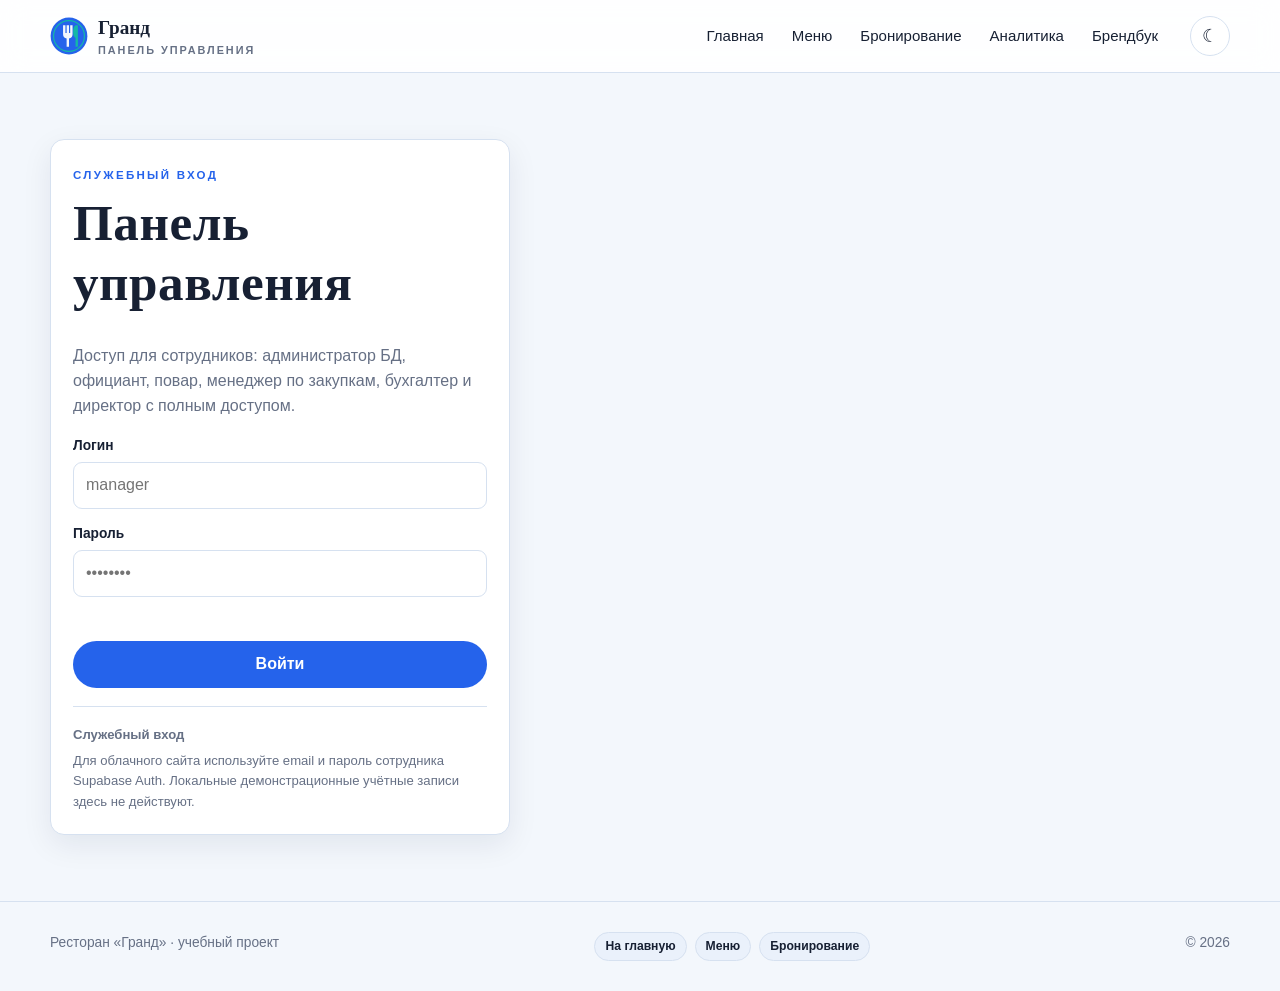
<file: admin.html>
<!DOCTYPE html>
<html lang="ru">
<head>
  <meta charset="utf-8">
  <meta name="viewport" content="width=device-width, initial-scale=1">
  <meta name="description" content="Панель управления рестораном «Гранд».">
  <title>Панель управления — Гранд</title>
  <link rel="icon" href="img/logo.svg?v=20261124-blue" type="image/svg+xml">
  <link rel="stylesheet" href="css/site.css?v=20261124-blue">
</head>
<body>
<a class="skip-link" href="#main">К содержимому</a>

<header class="site-header">
  <div class="container header-inner">
    <a class="brand" href="index.html">
      <img src="img/logo.svg?v=20261124-blue" alt="">
      <span>Гранд<small>панель управления</small></span>
    </a>
    <nav class="site-nav" aria-label="Основная навигация">
      <a href="admin.html" aria-current="page">Панель</a>
      <a href="operations.html">Операции</a>
      <a href="reports.html">Отчёты</a>
      <a href="menu.html">Меню сайта</a>
      <a href="menu.html#reserve">Бронирование</a>
      <a href="brandbook.html">Брендбук</a>
    </nav>
    <div class="header-actions">
      <span class="badge" id="userBadge">—</span>
      <button class="icon-btn" id="themeToggle" type="button" aria-label="Переключить тему">☾</button>
      <button class="btn small secondary" id="logoutBtn" type="button">Выйти</button>
    </div>
  </div>
</header>

<main id="main" class="section compact">
  <div class="container">
    <div class="spread">
      <div>
        <span class="eyebrow">Рабочее место</span>
        <h1>Панель управления</h1>
        <p class="muted mb-0" id="welcomeText">Загрузка данных…</p>
      </div>
      <div class="row">
        <button class="btn secondary small" id="refreshBtn" type="button">Обновить <kbd>F5</kbd></button>
        <button class="btn small" id="newOrderBtn" type="button">Новый заказ <kbd>F2</kbd></button>
      </div>
    </div>

    <div class="tabs" role="tablist" aria-label="Разделы панели">
      <button class="tab active" type="button" role="tab" data-tab="orders" aria-selected="true">Заказы</button>
      <button class="tab" type="button" role="tab" data-tab="reservations" aria-selected="false">Бронирования</button>
      <button class="tab" type="button" role="tab" data-tab="tables" aria-selected="false">Столики</button>
      <button class="tab" type="button" role="tab" data-tab="dishes" aria-selected="false">Меню</button>
      <button class="tab" type="button" role="tab" data-tab="customers" aria-selected="false">Клиенты</button>
      <button class="tab" type="button" role="tab" data-tab="employees" aria-selected="false">Сотрудники</button>
      <button class="tab" type="button" role="tab" data-tab="audit" aria-selected="false">Аудит</button>
      <button class="tab" type="button" role="tab" data-tab="settings" aria-selected="false">Настройки</button>
    </div>

    <section class="tab-panel active" id="panel-orders" role="tabpanel">
      <div class="card flat">
        <div class="filters">
          <div class="field">
            <label for="ordersFrom">С даты</label>
            <input id="ordersFrom" type="date">
          </div>
          <div class="field">
            <label for="ordersTo">По дату</label>
            <input id="ordersTo" type="date">
          </div>
          <div class="field">
            <label for="ordersStatus">Статус</label>
            <select id="ordersStatus">
              <option value="">Все</option>
              <option>Оформлен</option>
              <option>Готовится</option>
              <option>Готов</option>
              <option>Оплачен</option>
              <option>Отменён</option>
            </select>
          </div>
          <div class="field">
            <label for="ordersSearch">Поиск</label>
            <input id="ordersSearch" type="search" placeholder="Номер, клиент, столик">
          </div>
          <div class="field">
            <label>&nbsp;</label>
            <button class="btn secondary" id="ordersFilterBtn" type="button">Показать</button>
          </div>
        </div>
        <div class="table-wrap">
          <table>
            <thead><tr><th>№</th><th>Дата</th><th>Тип</th><th>Столик</th><th>Клиент</th><th>Сотрудник</th><th>Сумма</th><th>Статус</th><th>Действия</th></tr></thead>
            <tbody id="ordersBody"><tr><td colspan="9" class="muted">Загрузка…</td></tr></tbody>
          </table>
        </div>
      </div>
    </section>

    <section class="tab-panel" id="panel-reservations" role="tabpanel">
      <div class="card flat">
        <div class="spread">
          <div class="filters">
            <div class="field"><label for="reservationsFrom">С даты</label><input id="reservationsFrom" type="date"></div>
            <div class="field"><label for="reservationsTo">По дату</label><input id="reservationsTo" type="date"></div>
            <div class="field"><label>&nbsp;</label><button class="btn secondary" id="reservationsFilterBtn" type="button">Показать</button></div>
          </div>
          <button class="btn small" id="newReservationBtn" type="button">Новая бронь</button>
        </div>
        <div class="table-wrap">
          <table>
            <thead><tr><th>№</th><th>Дата и время</th><th>Гостей</th><th>Столик</th><th>Клиент</th><th>Телефон</th><th>Менеджер</th><th>Статус</th><th>Действия</th></tr></thead>
            <tbody id="reservationsBody"><tr><td colspan="9" class="muted">Загрузка…</td></tr></tbody>
          </table>
        </div>
      </div>
    </section>

    <section class="tab-panel" id="panel-tables" role="tabpanel">
      <div class="card flat">
        <div class="spread">
          <h2 class="mt-0">Столики</h2>
          <span class="badge" id="tablesSummary">—</span>
        </div>
        <div class="grid auto" id="tablesGrid"></div>
      </div>
    </section>

    <section class="tab-panel" id="panel-dishes" role="tabpanel">
      <div class="card flat">
        <div class="spread">
          <h2 class="mt-0">Меню</h2>
          <div class="row">
            <button class="btn secondary small" id="exportMenuBtn" type="button">Экспорт CSV</button>
            <button class="btn small" id="newDishBtn" type="button">Добавить блюдо</button>
          </div>
        </div>
        <div class="table-wrap">
          <table>
            <thead><tr><th>ID</th><th>Категория</th><th>Блюдо</th><th>Цена</th><th>Вес</th><th>Доступно</th><th>Действия</th></tr></thead>
            <tbody id="dishesBody"><tr><td colspan="7" class="muted">Загрузка…</td></tr></tbody>
          </table>
        </div>
        <details class="notice">
          <summary>Импорт блюд из CSV</summary>
          <form id="importForm" class="row">
            <input type="file" name="file" accept=".csv,text/csv" required>
            <button class="btn small secondary" type="submit">Импортировать</button>
          </form>
          <p class="hint mb-0">Формат: CategoryID;DishName;Price;WeightGr;Description;IsAvailable (разделитель — точка с запятой, заголовок необязателен).</p>
        </details>
      </div>

      <div class="card flat mt">
        <div class="spread">
          <h2 class="mt-0">Стоп-лист</h2>
          <button class="btn small" id="newStopItemBtn" type="button">В стоп-лист</button>
        </div>
        <div class="table-wrap">
          <table>
            <thead><tr><th>ID</th><th>Блюдо</th><th>Причина</th><th>Мин. остаток</th><th>Аварийная</th><th>Создано</th><th>Действия</th></tr></thead>
            <tbody id="stoplistBody"><tr><td colspan="7" class="muted">Загрузка…</td></tr></tbody>
          </table>
        </div>
        <p class="hint mb-0">Позиции стоп-листа нельзя отправить на кухню (кроме аварийных замен с лимитом).</p>
      </div>

      <div class="card flat mt">
        <div class="spread">
          <h2 class="mt-0">Рецепты/техкарты</h2>
          <div class="row">
            <select id="recipeDishFilter" aria-label="Фильтр по блюдам"><option value="">Все блюда</option></select>
            <button class="btn small" id="newRecipeBtn" type="button">Добавить ингредиент</button>
          </div>
        </div>
        <div class="table-wrap">
          <table>
            <thead><tr><th>ID</th><th>Блюдо</th><th>Ингредиент</th><th>Норма</th><th>Ед.</th><th>Время, мин</th><th>Примечание</th></tr></thead>
            <tbody id="recipesBody"><tr><td colspan="7" class="muted">Загрузка…</td></tr></tbody>
          </table>
        </div>
        <p class="hint mb-0">По техкарде система рассчитывает потребность в номенклатуре и резервирует партии при отправке заказа на кухню.</p>
      </div>
    </section>

    <section class="tab-panel" id="panel-customers" role="tabpanel">
      <div class="card flat">
        <div class="spread">
          <h2 class="mt-0">Клиенты</h2>
          <div class="search"><input id="customersSearch" type="search" placeholder="Поиск по имени, телефону, e-mail"></div>
        </div>
        <div class="table-wrap">
          <table>
            <thead><tr><th>ID</th><th>Фамилия</th><th>Имя</th><th>Телефон</th><th>E-mail</th><th>Регистрация</th><th>Бонусы</th><th>Действия</th></tr></thead>
            <tbody id="customersBody"><tr><td colspan="8" class="muted">Загрузка…</td></tr></tbody>
          </table>
        </div>
        <p class="hint mb-0">Менеджер видит маскированные персональные данные. Полные данные доступны директору.</p>
      </div>
    </section>

    <section class="tab-panel" id="panel-employees" role="tabpanel">
      <div class="card flat">
        <div class="spread">
          <h2 class="mt-0">Сотрудники</h2>
          <span class="badge" id="employeesSummary">—</span>
        </div>
        <div class="table-wrap">
          <table>
            <thead><tr><th>ID</th><th>ФИО</th><th>Должность</th><th>Роль</th><th>Телефон</th><th>Дата приёма</th><th>Активен</th></tr></thead>
            <tbody id="employeesBody"><tr><td colspan="7" class="muted">Загрузка…</td></tr></tbody>
          </table>
        </div>
      </div>
    </section>

    <section class="tab-panel" id="panel-audit" role="tabpanel">
      <div class="card flat">
        <div class="spread">
          <h2 class="mt-0">Журнал аудита</h2>
          <div class="filters">
            <div class="field"><label for="auditFrom">С даты</label><input id="auditFrom" type="date"></div>
            <div class="field"><label for="auditTo">По дату</label><input id="auditTo" type="date"></div>
            <div class="field"><label for="auditLogin">Логин</label><input id="auditLogin" type="search" placeholder="manager"></div>
            <div class="field"><label>&nbsp;</label><button class="btn secondary" id="auditFilterBtn" type="button">Показать</button></div>
          </div>
        </div>
        <div class="table-wrap">
          <table>
            <thead><tr><th>Время</th><th>Пользователь</th><th>Действие</th><th>Объект</th><th>Было</th><th>Стало</th><th>Детали</th></tr></thead>
            <tbody id="auditBody"><tr><td colspan="7" class="muted">Загрузка…</td></tr></tbody>
          </table>
        </div>
      </div>
    </section>

    <section class="tab-panel" id="panel-settings" role="tabpanel">
      <div class="card flat">
        <h2 class="mt-0">Персональные настройки</h2>
        <p class="muted">Настройки хранятся на сервере и применяются при следующем входе.</p>
        <form id="settingsForm" class="form-grid">
          <div class="field">
            <label for="settingTheme">Тема</label>
            <select id="settingTheme" name="theme">
              <option value="light">Светлая</option>
              <option value="dark">Тёмная</option>
              <option value="system">Системная</option>
            </select>
          </div>
          <div class="field">
            <label for="settingDateFormat">Формат даты</label>
            <select id="settingDateFormat" name="dateFormat">
              <option value="dd.MM.yyyy">dd.MM.yyyy</option>
              <option value="yyyy-MM-dd">yyyy-MM-dd</option>
              <option value="dd/MM/yyyy">dd/MM/yyyy</option>
            </select>
          </div>
          <div class="field">
            <label for="settingNumberFormat">Формат чисел</label>
            <select id="settingNumberFormat" name="numberFormat">
              <option value="ru-RU">ru-RU</option>
              <option value="en-US">en-US</option>
            </select>
          </div>
          <div class="field">
            <label for="settingPageSize">Строк на странице</label>
            <input id="settingPageSize" name="pageSize" type="number" min="5" max="100" value="20">
          </div>
          <div class="field full">
            <label for="settingFilters">Сохранённые фильтры (JSON)</label>
            <textarea id="settingFilters" name="savedFilters" placeholder='{"ordersStatus":"Оформлен"}'></textarea>
          </div>
          <div class="full row">
            <button class="btn" type="submit">Сохранить настройки</button>
            <span class="hint">Ctrl + S</span>
          </div>
        </form>
      </div>
    </section>
  </div>
</main>

<!-- Новый заказ -->
<div class="modal-backdrop" id="newOrderModal" role="dialog" aria-modal="true" aria-labelledby="newOrderTitle">
  <div class="modal wide">
    <div class="modal-head">
      <h2 id="newOrderTitle">Новый заказ</h2>
      <button class="icon-btn" type="button" data-close="newOrderModal" aria-label="Закрыть">✕</button>
    </div>
    <form id="newOrderForm" class="form-grid">
      <div class="field">
        <label for="newOrderType">Тип заказа</label>
        <select id="newOrderType" name="orderType">
          <option value="В зале">В зале</option>
          <option value="В зале">В зале</option>
        </select>
      </div>
      <div class="field">
        <label for="newOrderTable">Столик</label>
        <select id="newOrderTable" name="tableId"><option value="">Выберите столик</option></select>
      </div>
      <div class="field">
        <label for="newOrderCustomer">Клиент</label>
        <select id="newOrderCustomer" name="customerId"><option value="">Без клиента</option></select>
      </div>
      <div class="field">
        <label for="newOrderNotes">Комментарий</label>
        <input id="newOrderNotes" name="notes" placeholder="Пожелания к заказу">
      </div>
      <div class="field full">
        <label>Блюда</label>
        <div class="search"><input id="newOrderDishSearch" type="search" placeholder="Поиск блюда"></div>
        <div class="grid auto" id="newOrderDishes"></div>
      </div>
      <div class="full">
        <div class="error-text" id="newOrderError"></div>
        <button class="btn block" type="submit">Создать заказ</button>
      </div>
    </form>
  </div>
</div>

<!-- Детали заказа -->
<div class="modal-backdrop" id="orderDetailsModal" role="dialog" aria-modal="true" aria-labelledby="orderDetailsTitle">
  <div class="modal wide">
    <div class="modal-head">
      <h2 id="orderDetailsTitle">Заказ</h2>
      <button class="icon-btn" type="button" data-close="orderDetailsModal" aria-label="Закрыть">✕</button>
    </div>
    <div id="orderDetailsBody"><div class="skeleton"></div></div>
  </div>
</div>

<!-- Новая бронь -->
<div class="modal-backdrop" id="newReservationModal" role="dialog" aria-modal="true" aria-labelledby="newReservationTitle">
  <div class="modal">
    <div class="modal-head">
      <h2 id="newReservationTitle">Новая бронь</h2>
      <button class="icon-btn" type="button" data-close="newReservationModal" aria-label="Закрыть">✕</button>
    </div>
    <form id="newReservationForm" class="form-grid">
      <div class="field"><label for="nrLastName">Фамилия</label><input id="nrLastName" name="lastName" required pattern="[А-Яа-яЁёA-Za-z][А-Яа-яЁёA-Za-z\s\-’']{0,48}[А-Яа-яЁёA-Za-z]" minlength="2" maxlength="50" autocomplete="family-name"></div>
      <div class="field"><label for="nrFirstName">Имя</label><input id="nrFirstName" name="firstName" required pattern="[А-Яа-яЁёA-Za-z][А-Яа-яЁёA-Za-z\s\-’']{0,48}[А-Яа-яЁёA-Za-z]" minlength="2" maxlength="50" autocomplete="given-name"></div>
      <div class="field"><label for="nrPhone">Телефон</label><input id="nrPhone" name="phone" type="tel" required placeholder="+79152254722 или 89152254722" inputmode="tel" autocomplete="tel" pattern="(?:\+7|8) ?(?:\([0-9]{3}\)|[0-9]{3})(?: |-)?[0-9]{3}(?: |-)?[0-9]{2}(?: |-)?[0-9]{2}" minlength="11" maxlength="18"></div>
      <div class="field"><label for="nrGuests">Гостей</label><input id="nrGuests" name="guests" type="number" min="1" max="20" value="2" required></div>
      <div class="field"><label for="nrDate">Дата</label><input id="nrDate" name="date" type="date" required></div>
      <div class="field"><label for="nrTime">Время</label><input id="nrTime" name="time" type="time" value="19:00" required></div>
      <div class="field full"><label for="nrTable">Столик</label><select id="nrTable" name="tableId" required></select></div>
      <div class="field full"><label for="nrNotes">Пожелания</label><textarea id="nrNotes" name="notes"></textarea></div>
      <div class="full">
        <div class="error-text" id="newReservationError"></div>
        <button class="btn block" type="submit">Создать бронь</button>
      </div>
    </form>
  </div>
</div>

<!-- Блюдо -->
<div class="modal-backdrop" id="dishModal" role="dialog" aria-modal="true" aria-labelledby="dishModalTitle">
  <div class="modal">
    <div class="modal-head">
      <h2 id="dishModalTitle">Блюдо</h2>
      <button class="icon-btn" type="button" data-close="dishModal" aria-label="Закрыть">✕</button>
    </div>
    <form id="dishForm" class="form-grid">
      <input type="hidden" name="dishId">
      <div class="field"><label for="dishName">Название</label><input id="dishName" name="dishName" required></div>
      <div class="field"><label for="dishCategory">Категория</label><select id="dishCategory" name="categoryId" required></select></div>
      <div class="field"><label for="dishPrice">Цена, ₽</label><input id="dishPrice" name="price" type="number" min="0.01" step="0.01" required></div>
      <div class="field"><label for="dishWeight">Вес, г</label><input id="dishWeight" name="weightGr" type="number" min="0" step="0.1"></div>
      <div class="field full"><label for="dishDescription">Описание</label><textarea id="dishDescription" name="description"></textarea></div>
      <div class="field full"><label class="row"><input id="dishAvailable" name="isAvailable" type="checkbox" checked> Доступно для заказа</label></div>
      <div class="full">
        <div class="error-text" id="dishError"></div>
        <button class="btn block" type="submit">Сохранить</button>
      </div>
    </form>
  </div>
</div>

<footer class="footer">
  <div class="container footer-grid">
    <div>Ресторан «Гранд» · панель управления</div>
    <div class="pill-list"><a class="badge" href="reports.html">Отчёты</a><a class="badge" href="menu.html">Публичное меню</a><a class="badge" href="menu.html#reserve">Бронирование</a></div>
    <div class="small">© 2026 · Учебный проект</div>
  </div>
</footer>

<script src="js/supabase-api.js?v=20261124-cloud2"></script>
<script src="js/api.js?v=20261124-cloud2"></script>
<script src="js/admin.js?v=20261124-cloud2"></script>
</body>
</html>
</file>
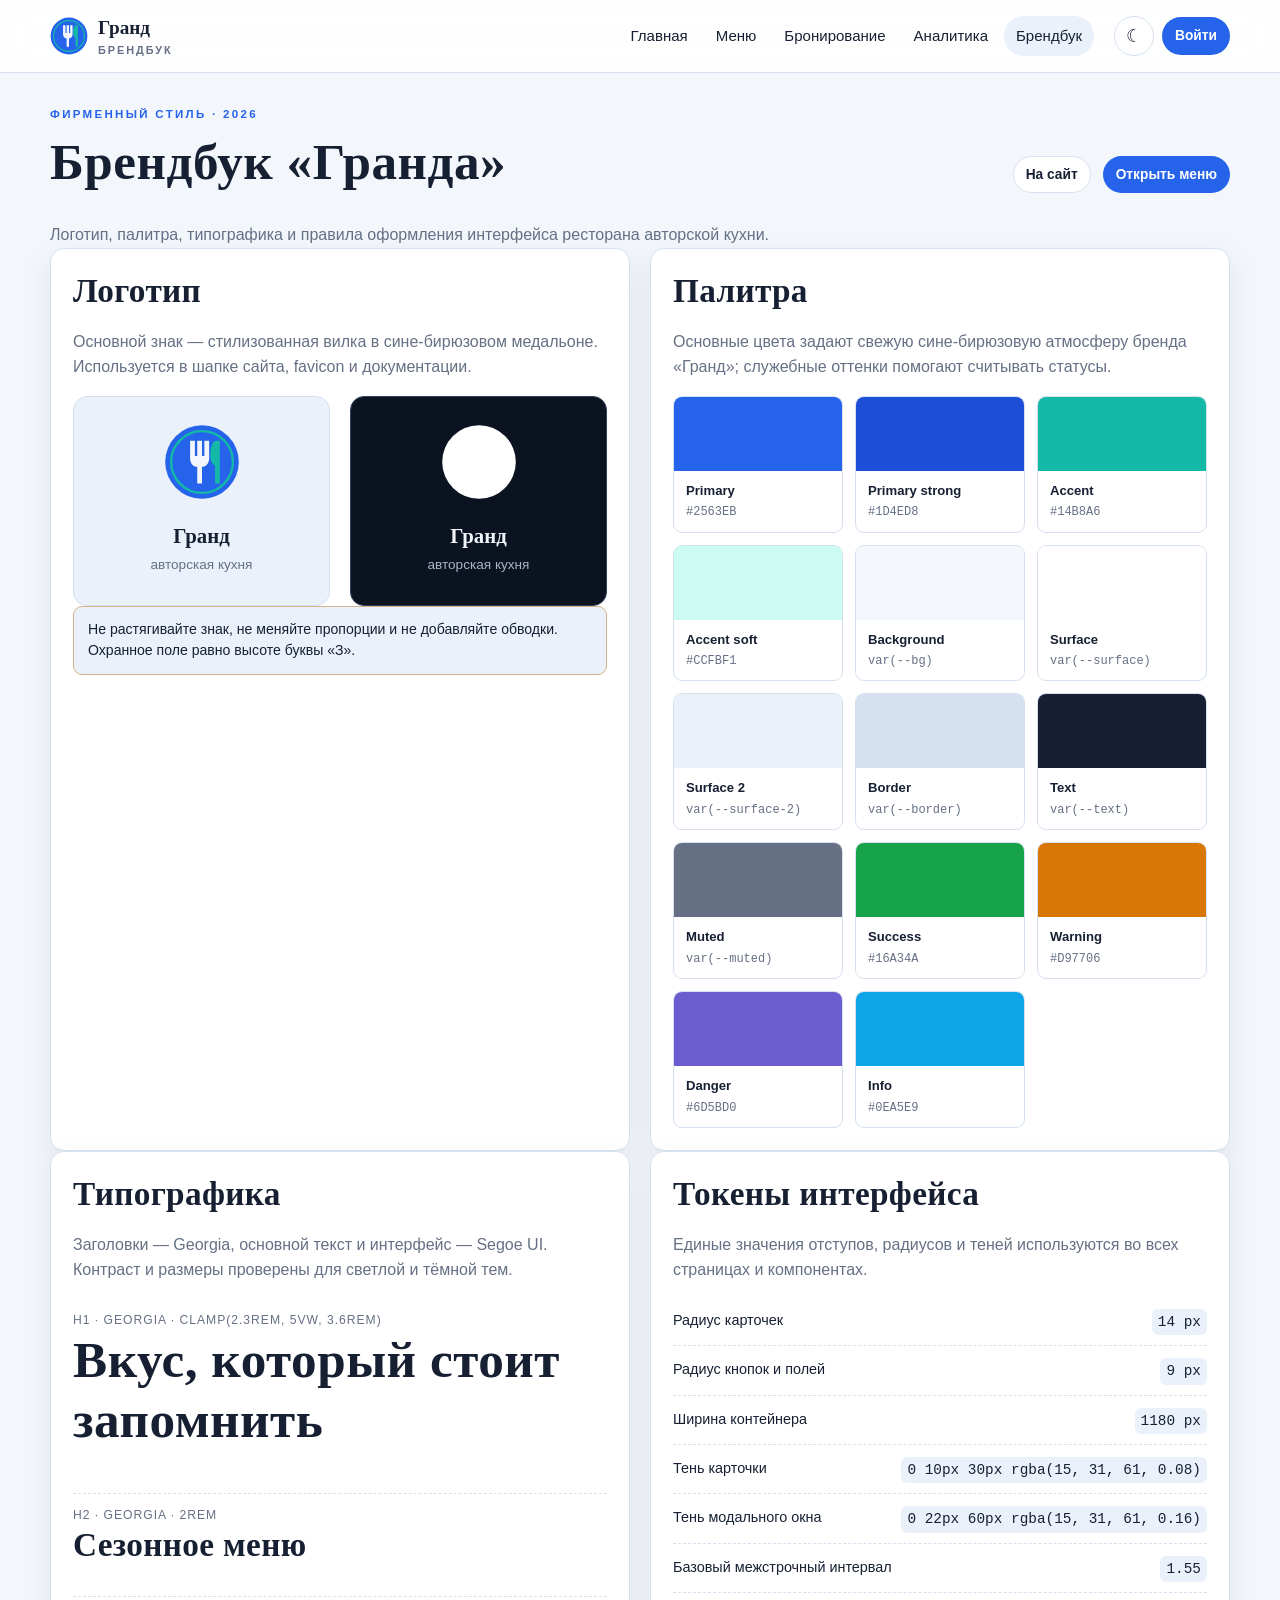
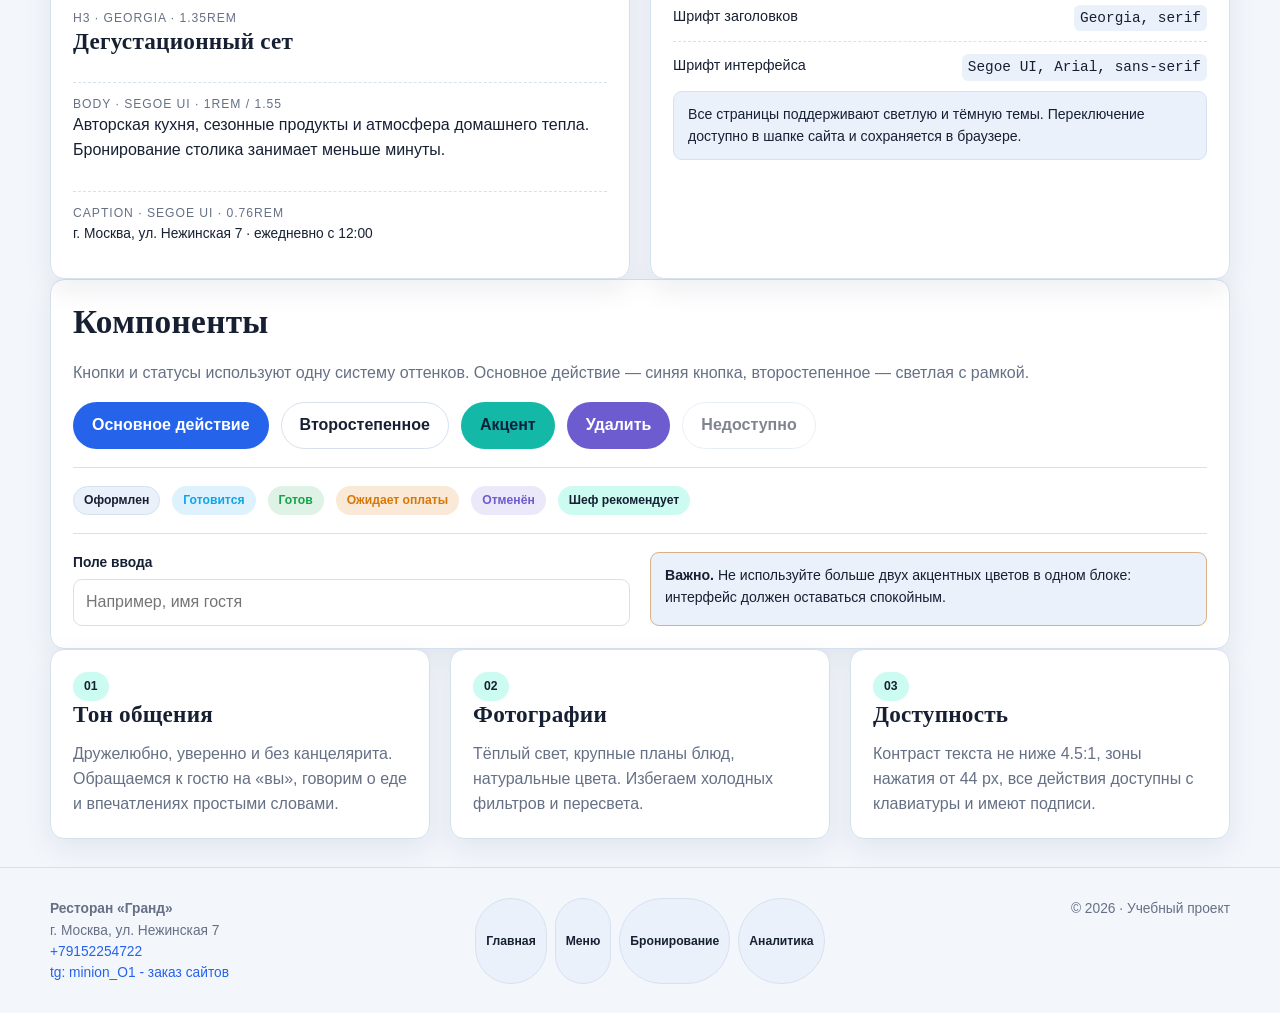
<file: brandbook.html>
<!DOCTYPE html>
<html lang="ru">
<head>
  <meta charset="utf-8">
  <meta name="viewport" content="width=device-width, initial-scale=1">
  <meta name="description" content="Брендбук ресторана «Гранд»: логотип, палитра, типографика и компоненты интерфейса.">
  <title>Брендбук — Гранд</title>
  <link rel="icon" href="img/logo.svg?v=20261124-blue" type="image/svg+xml">
  <link rel="stylesheet" href="css/site.css?v=20261124-blue">
</head>
<body>
<a class="skip-link" href="#main">К содержимому</a>

<header class="site-header">
  <div class="container header-inner">
    <a class="brand" href="index.html">
      <img src="img/logo.svg?v=20261124-blue" alt="">
      <span>Гранд<small>брендбук</small></span>
    </a>
    <nav class="site-nav" aria-label="Основная навигация">
      <a href="index.html">Главная</a>
      <a href="menu.html">Меню</a>
      <a href="menu.html#reserve">Бронирование</a>
      <a href="reports.html">Аналитика</a>
      <a href="brandbook.html" aria-current="page">Брендбук</a>
    </nav>
    <div class="header-actions">
      <button class="icon-btn" id="themeToggle" type="button" aria-label="Переключить тему">☾</button>
      <a class="btn small" href="login.html">Войти</a>
    </div>
  </div>
</header>

<main id="main">
  <section class="section compact">
    <div class="container">
      <div class="spread">
        <div>
          <span class="eyebrow">Фирменный стиль · 2026</span>
          <h1>Брендбук «Гранда»</h1>
          <p class="muted mb-0">Логотип, палитра, типографика и правила оформления интерфейса ресторана авторской кухни.</p>
        </div>
        <div class="row">
          <a class="btn secondary small" href="index.html">На сайт</a>
          <a class="btn small" href="menu.html">Открыть меню</a>
        </div>
      </div>

      <div class="grid cols-2">
        <article class="card">
          <h2>Логотип</h2>
          <p class="muted">Основной знак — стилизованная вилка в сине-бирюзовом медальоне. Используется в шапке сайта, favicon и документации.</p>
          <div class="grid cols-2">
            <div class="logo-preview">
              <img src="img/logo.svg?v=20261124-blue" alt="Логотип на светлом фоне">
              <div><strong>Гранд</strong><br><span>авторская кухня</span></div>
            </div>
            <div class="logo-preview dark">
              <img src="img/logo.svg?v=20261124-blue" alt="Логотип на тёмном фоне">
              <div><strong>Гранд</strong><br><span>авторская кухня</span></div>
            </div>
          </div>
          <div class="notice warning">Не растягивайте знак, не меняйте пропорции и не добавляйте обводки. Охранное поле равно высоте буквы «З».</div>
        </article>

        <article class="card">
          <h2>Палитра</h2>
          <p class="muted">Основные цвета задают свежую сине-бирюзовую атмосферу бренда «Гранд»; служебные оттенки помогают считывать статусы.</p>
          <div class="swatch-grid">
            <div class="swatch"><div class="color color-primary"></div><div class="meta"><strong>Primary</strong><br><code>#2563EB</code></div></div>
            <div class="swatch"><div class="color color-primary-strong"></div><div class="meta"><strong>Primary strong</strong><br><code>#1D4ED8</code></div></div>
            <div class="swatch"><div class="color color-accent"></div><div class="meta"><strong>Accent</strong><br><code>#14B8A6</code></div></div>
            <div class="swatch"><div class="color color-accent-soft"></div><div class="meta"><strong>Accent soft</strong><br><code>#CCFBF1</code></div></div>
            <div class="swatch"><div class="color color-bg"></div><div class="meta"><strong>Background</strong><br><code>var(--bg)</code></div></div>
            <div class="swatch"><div class="color color-surface"></div><div class="meta"><strong>Surface</strong><br><code>var(--surface)</code></div></div>
            <div class="swatch"><div class="color color-surface-2"></div><div class="meta"><strong>Surface 2</strong><br><code>var(--surface-2)</code></div></div>
            <div class="swatch"><div class="color color-border"></div><div class="meta"><strong>Border</strong><br><code>var(--border)</code></div></div>
            <div class="swatch"><div class="color color-text"></div><div class="meta"><strong>Text</strong><br><code>var(--text)</code></div></div>
            <div class="swatch"><div class="color color-muted"></div><div class="meta"><strong>Muted</strong><br><code>var(--muted)</code></div></div>
            <div class="swatch"><div class="color color-success"></div><div class="meta"><strong>Success</strong><br><code>#16A34A</code></div></div>
            <div class="swatch"><div class="color color-warning"></div><div class="meta"><strong>Warning</strong><br><code>#D97706</code></div></div>
            <div class="swatch"><div class="color color-danger"></div><div class="meta"><strong>Danger</strong><br><code>#6D5BD0</code></div></div>
            <div class="swatch"><div class="color color-info"></div><div class="meta"><strong>Info</strong><br><code>#0EA5E9</code></div></div>
          </div>
        </article>
      </div>

      <div class="grid cols-2">
        <article class="card">
          <h2>Типографика</h2>
          <p class="muted">Заголовки — Georgia, основной текст и интерфейс — Segoe UI. Контраст и размеры проверены для светлой и тёмной тем.</p>
          <div class="type-sample">
            <div class="label">H1 · Georgia · clamp(2.3rem, 5vw, 3.6rem)</div>
            <h1>Вкус, который стоит запомнить</h1>
          </div>
          <div class="type-sample">
            <div class="label">H2 · Georgia · 2rem</div>
            <h2>Сезонное меню</h2>
          </div>
          <div class="type-sample">
            <div class="label">H3 · Georgia · 1.35rem</div>
            <h3>Дегустационный сет</h3>
          </div>
          <div class="type-sample">
            <div class="label">Body · Segoe UI · 1rem / 1.55</div>
            <p>Авторская кухня, сезонные продукты и атмосфера домашнего тепла. Бронирование столика занимает меньше минуты.</p>
          </div>
          <div class="type-sample">
            <div class="label">Caption · Segoe UI · 0.76rem</div>
            <p class="small mb-0">г. Москва, ул. Нежинская 7 · ежедневно с 12:00</p>
          </div>
        </article>

        <article class="card">
          <h2>Токены интерфейса</h2>
          <p class="muted">Единые значения отступов, радиусов и теней используются во всех страницах и компонентах.</p>
          <div class="token-list">
            <div class="token-row"><span>Радиус карточек</span><code>14 px</code></div>
            <div class="token-row"><span>Радиус кнопок и полей</span><code>9 px</code></div>
            <div class="token-row"><span>Ширина контейнера</span><code>1180 px</code></div>
             <div class="token-row"><span>Тень карточки</span><code>0 10px 30px rgba(15, 31, 61, 0.08)</code></div>
             <div class="token-row"><span>Тень модального окна</span><code>0 22px 60px rgba(15, 31, 61, 0.16)</code></div>
            <div class="token-row"><span>Базовый межстрочный интервал</span><code>1.55</code></div>
            <div class="token-row"><span>Шрифт заголовков</span><code>Georgia, serif</code></div>
            <div class="token-row"><span>Шрифт интерфейса</span><code>Segoe UI, Arial, sans-serif</code></div>
          </div>
          <div class="notice">Все страницы поддерживают светлую и тёмную темы. Переключение доступно в шапке сайта и сохраняется в браузере.</div>
        </article>
      </div>

      <article class="card">
        <h2>Компоненты</h2>
         <p class="muted">Кнопки и статусы используют одну систему оттенков. Основное действие — синяя кнопка, второстепенное — светлая с рамкой.</p>
        <div class="row mb-0">
          <button class="btn" type="button">Основное действие</button>
          <button class="btn secondary" type="button">Второстепенное</button>
          <button class="btn accent" type="button">Акцент</button>
          <button class="btn danger" type="button">Удалить</button>
          <button class="btn secondary" type="button" disabled>Недоступно</button>
        </div>
        <hr class="divider">
        <div class="row">
          <span class="badge">Оформлен</span>
          <span class="badge info">Готовится</span>
          <span class="badge success">Готов</span>
          <span class="badge warning">Ожидает оплаты</span>
          <span class="badge danger">Отменён</span>
          <span class="badge accent">Шеф рекомендует</span>
        </div>
        <hr class="divider">
        <div class="grid cols-2">
          <div class="field"><label for="brandInput">Поле ввода</label><input id="brandInput" type="text" placeholder="Например, имя гостя"></div>
          <div class="notice warning"><strong>Важно.</strong> Не используйте больше двух акцентных цветов в одном блоке: интерфейс должен оставаться спокойным.</div>
        </div>
      </article>

      <div class="grid cols-3">
        <article class="card">
          <span class="badge accent">01</span>
          <h3>Тон общения</h3>
          <p class="muted mb-0">Дружелюбно, уверенно и без канцелярита. Обращаемся к гостю на «вы», говорим о еде и впечатлениях простыми словами.</p>
        </article>
        <article class="card">
          <span class="badge accent">02</span>
          <h3>Фотографии</h3>
          <p class="muted mb-0">Тёплый свет, крупные планы блюд, натуральные цвета. Избегаем холодных фильтров и пересвета.</p>
        </article>
        <article class="card">
          <span class="badge accent">03</span>
          <h3>Доступность</h3>
          <p class="muted mb-0">Контраст текста не ниже 4.5:1, зоны нажатия от 44 px, все действия доступны с клавиатуры и имеют подписи.</p>
        </article>
      </div>
    </div>
  </section>
</main>

<footer class="footer">
  <div class="container footer-grid">
    <div>
      <strong>Ресторан «Гранд»</strong><br>
      г. Москва, ул. Нежинская 7<br>
      <a href="tel:+79152254722">+79152254722</a><br>
      <a href="https://t.me/minion_O1" target="_blank" rel="noopener noreferrer">tg: minion_O1 - заказ сайтов</a>
    </div>
    <div class="pill-list">
      <a class="badge" href="index.html">Главная</a>
      <a class="badge" href="menu.html">Меню</a>
      <a class="badge" href="menu.html#reserve">Бронирование</a>
      <a class="badge" href="reports.html">Аналитика</a>
    </div>
    <div class="small">© 2026 · Учебный проект</div>
  </div>
</footer>

<script src="js/supabase-api.js?v=20261124-cloud2"></script>
<script src="js/api.js?v=20261124-cloud2"></script>
</body>
</html>
</file>
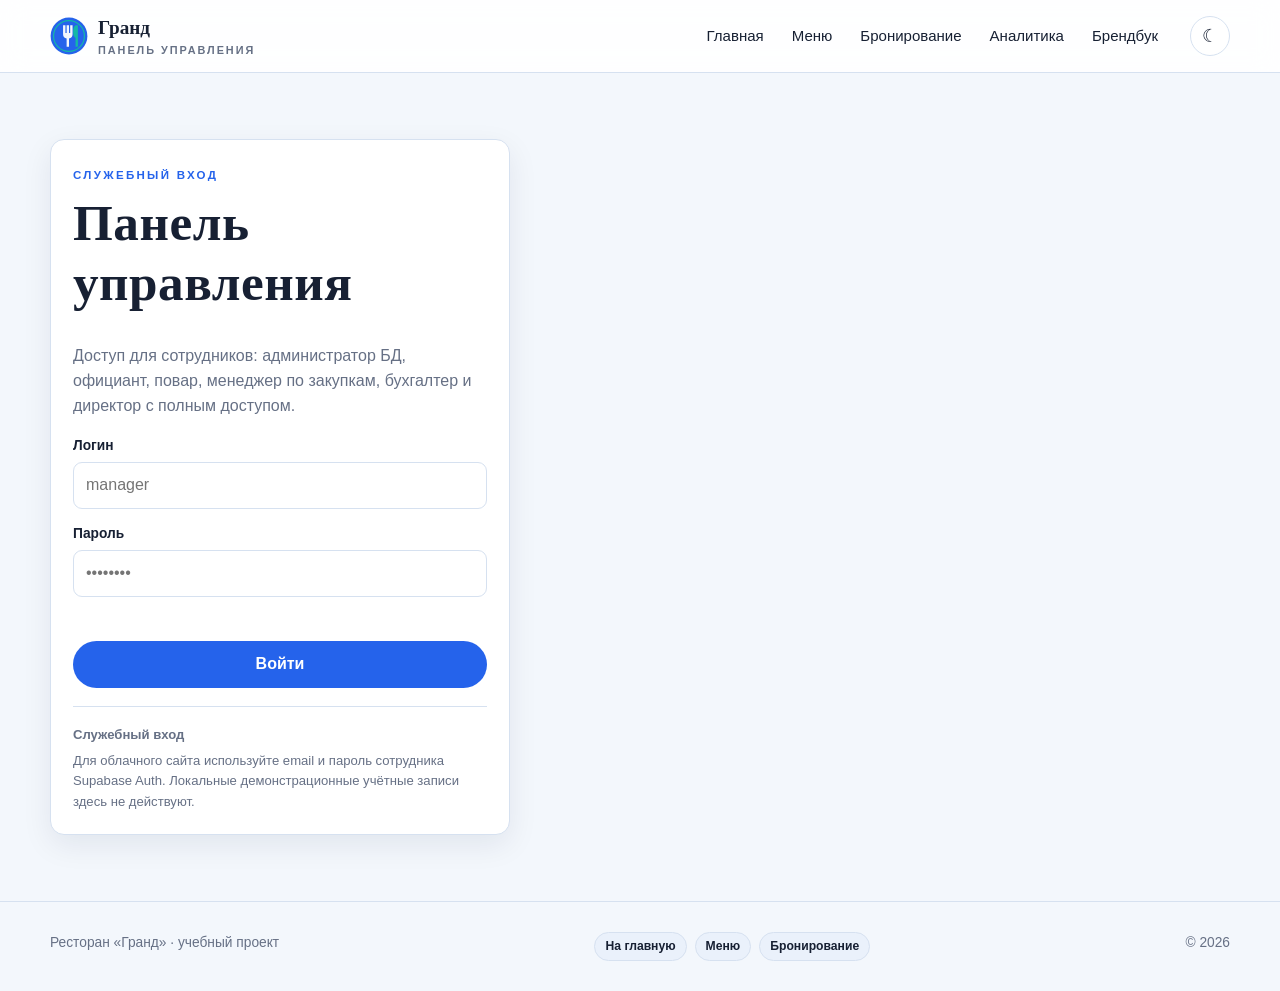
<file: login.html>
<!DOCTYPE html>
<html lang="ru">
<head>
  <meta charset="utf-8">
  <meta name="viewport" content="width=device-width, initial-scale=1">
  <meta name="description" content="Вход в панель управления ресторана «Гранд».">
  <title>Вход — Гранд</title>
  <link rel="icon" href="img/logo.svg?v=20261124-blue" type="image/svg+xml">
  <link rel="stylesheet" href="css/site.css?v=20261124-blue">
</head>
<body>
<a class="skip-link" href="#main">К содержимому</a>

<header class="site-header">
  <div class="container header-inner">
    <a class="brand" href="index.html">
      <img src="img/logo.svg?v=20261124-blue" alt="">
      <span>Гранд<small>панель управления</small></span>
    </a>
    <nav class="site-nav" aria-label="Основная навигация">
      <a href="index.html">Главная</a>
      <a href="menu.html">Меню</a>
      <a href="menu.html#reserve">Бронирование</a>
      <a href="reports.html">Аналитика</a>
      <a href="brandbook.html">Брендбук</a>
    </nav>
    <div class="header-actions">
      <button class="icon-btn" id="themeToggle" type="button" aria-label="Переключить тему">☾</button>
    </div>
  </div>
</header>

<main id="main" class="login-wrap">
  <div class="container">
    <div class="card login-card">
      <span class="eyebrow">Служебный вход</span>
      <h1>Панель управления</h1>
      <p class="muted">Доступ для сотрудников: администратор БД, официант, повар, менеджер по закупкам, бухгалтер и директор с полным доступом.</p>
      <form id="loginForm" class="stack" novalidate>
        <div class="field">
          <label for="login">Логин</label>
          <input id="login" name="login" autocomplete="username" required placeholder="manager">
        </div>
        <div class="field">
          <label for="password">Пароль</label>
          <input id="password" name="password" type="password" autocomplete="current-password" required placeholder="••••••••">
        </div>
        <div class="error-text" id="loginError"></div>
        <button class="btn block" type="submit">Войти</button>
      </form>
      <hr class="divider">
      <div class="demo-accounts"><strong>Служебный вход</strong><span>Для облачного сайта используйте email и пароль сотрудника Supabase Auth. Локальные демонстрационные учётные записи здесь не действуют.</span></div>
    </div>
  </div>
</main>

<footer class="footer">
  <div class="container footer-grid">
    <div>Ресторан «Гранд» · учебный проект</div>
    <div class="pill-list"><a class="badge" href="index.html">На главную</a><a class="badge" href="menu.html">Меню</a><a class="badge" href="menu.html#reserve">Бронирование</a></div>
    <div class="small">© 2026</div>
  </div>
</footer>

<script src="js/supabase-api.js?v=20261124-cloud2"></script>
<script src="js/api.js?v=20261124-cloud2"></script>
<script src="js/login.js?v=20261124-cloud2"></script>
</body>
</html>
</file>
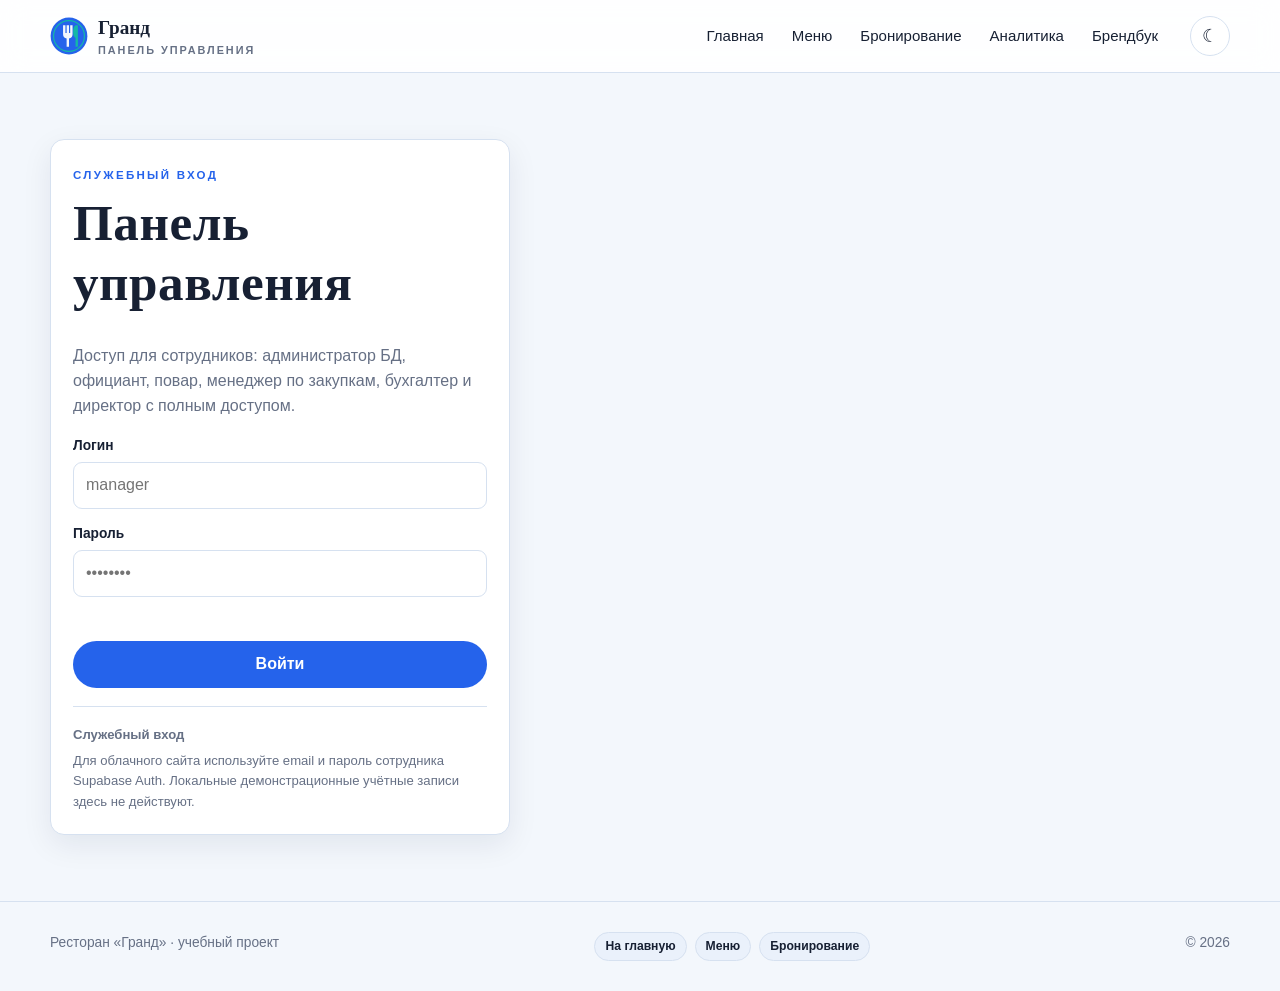
<file: operations.html>
<!DOCTYPE html>
<html lang="ru">
<head>
  <meta charset="utf-8">
  <meta name="viewport" content="width=device-width, initial-scale=1">
  <meta name="description" content="Операционные разделы: склад, закупки, доставка, качество, финансы и персонал ресторана «Гранд».">
  <title>Операции — Гранд</title>
  <link rel="icon" href="img/logo.svg?v=20261124-blue" type="image/svg+xml">
  <link rel="stylesheet" href="css/site.css?v=20261124-blue">
</head>
<body>
<a class="skip-link" href="#main">К содержимому</a>

<header class="site-header">
  <div class="container header-inner">
    <a class="brand" href="index.html">
      <img src="img/logo.svg?v=20261124-blue" alt="">
      <span>Гранд<small>операции</small></span>
    </a>
    <nav class="site-nav" aria-label="Основная навигация">
      <a href="admin.html">Панель</a>
      <a href="operations.html" aria-current="page">Операции</a>
      <a href="reports.html">Отчёты</a>
      <a href="menu.html">Меню сайта</a>
      <a href="menu.html#reserve">Бронирование</a>
      <a href="brandbook.html">Брендбук</a>
    </nav>
    <div class="header-actions">
      <span class="badge" id="userBadge">—</span>
      <button class="icon-btn" id="themeToggle" type="button" aria-label="Переключить тему">☾</button>
      <button class="btn small secondary" id="logoutBtn" type="button">Выйти</button>
    </div>
  </div>
</header>

<main id="main" class="section compact">
  <div class="container">
    <div class="spread">
      <div>
        <span class="eyebrow">Операционный контур</span>
        <h1>Операции</h1>
        <p class="muted mb-0" id="welcomeText">Загрузка данных…</p>
      </div>
      <div class="row">
        <button class="btn secondary small" id="refreshBtn" type="button">Обновить <kbd>F5</kbd></button>
      </div>
    </div>

    <div class="tabs" role="tablist" aria-label="Операционные разделы">
      <button class="tab active" type="button" role="tab" data-tab="stock" aria-selected="true">Склад</button>
      <button class="tab" type="button" role="tab" data-tab="purchases" aria-selected="false">Закупки</button>
      <button class="tab" type="button" role="tab" data-tab="deliveries" aria-selected="false">Доставка</button>
      <button class="tab" type="button" role="tab" data-tab="finance" aria-selected="false">Финансы</button>
      <button class="tab" type="button" role="tab" data-tab="hr" aria-selected="false">Персонал</button>
    </div>

    <section class="tab-panel active" id="panel-stock" role="tabpanel">
      <div class="card flat">
        <div class="spread">
          <h2 class="mt-0">Остатки на складе</h2>
          <div class="row">
            <div class="search"><input id="stockSearch" type="search" placeholder="Номенклатура, артикул"></div>
            <button class="btn small" id="receiveBtn" type="button">Приход</button>
            <button class="btn small secondary" id="writeOffBtn" type="button">Списание</button>
          </div>
        </div>
        <div class="table-wrap">
          <table>
            <thead><tr><th>Артикул</th><th>Номенклатура</th><th>Группа</th><th>Остаток</th><th>Резерв</th><th>Доступно</th><th>Минимум</th><th>Статус</th></tr></thead>
            <tbody id="stockBody"><tr><td colspan="8" class="muted">Загрузка…</td></tr></tbody>
          </table>
        </div>
      </div>
      <div class="card flat mt">
        <div class="spread">
          <h2 class="mt-0">Движения</h2>
          <button class="btn small secondary" id="movementBtn" type="button">Резерв / Выдача / Возврат</button>
        </div>
        <div class="table-wrap">
          <table>
            <thead><tr><th>№</th><th>Дата</th><th>Номенклатура</th><th>Место</th><th>Тип</th><th>Кол-во</th><th>Сотрудник</th><th>Комментарий</th></tr></thead>
            <tbody id="movementsBody"><tr><td colspan="8" class="muted">Загрузка…</td></tr></tbody>
          </table>
        </div>
      </div>
    </section>

    <section class="tab-panel" id="panel-purchases" role="tabpanel">
      <div class="card flat">
        <div class="spread">
          <h2 class="mt-0">Заказы поставщику</h2>
          <div class="row">
            <div class="field">
              <label for="purchasesStatus">Статус</label>
              <select id="purchasesStatus">
                <option value="">Все</option>
                <option>Черновик</option>
                <option>Отправлен</option>
                <option>Подтверждён</option>
                <option>Поступил</option>
                <option>Отменён</option>
              </select>
            </div>
            <button class="btn small secondary" id="purchasesFilterBtn" type="button">Показать</button>
            <button class="btn small" id="newPurchaseBtn" type="button">Новый заказ</button>
          </div>
        </div>
        <div class="table-wrap">
          <table>
            <thead><tr><th>№</th><th>Дата</th><th>Поставщик</th><th>Ожидается</th><th>Сумма</th><th>Позиций</th><th>Статус</th><th>Действия</th></tr></thead>
            <tbody id="purchasesBody"><tr><td colspan="8" class="muted">Загрузка…</td></tr></tbody>
          </table>
        </div>
      </div>
      <div class="card flat mt">
        <div class="spread">
          <h2 class="mt-0">Претензии поставщикам</h2>
          <button class="btn small secondary" id="newClaimBtn" type="button">Новая претензия</button>
        </div>
        <div class="table-wrap">
          <table>
            <thead><tr><th>№</th><th>Заказ</th><th>Поставщик</th><th>Тип</th><th>Дата</th><th>Статус</th><th>Описание</th></tr></thead>
            <tbody id="claimsBody"><tr><td colspan="7" class="muted">Загрузка…</td></tr></tbody>
          </table>
        </div>
      </div>
    </section>

    <section class="tab-panel" id="panel-deliveries" role="tabpanel">
      <div class="card flat">
        <div class="spread">
          <h2 class="mt-0">Доставки</h2>
          <div class="row">
            <div class="field">
              <label for="deliveriesStatus">Статус</label>
              <select id="deliveriesStatus">
                <option value="">Все</option>
                <option>Назначена</option>
                <option>Принята</option>
                <option>В пути</option>
                <option>Доставлена</option>
                <option>Отменена</option>
              </select>
            </div>
            <button class="btn small secondary" id="deliveriesFilterBtn" type="button">Показать</button>
            <button class="btn small" id="newDeliveryBtn" type="button">Новая доставка</button>
          </div>
        </div>
        <div class="table-wrap">
          <table>
            <thead><tr><th>№</th><th>Заказ</th><th>Адрес</th><th>Телефон</th><th>Планируется</th><th>Курьер</th><th>Агрегатор</th><th>Статус</th><th>Действия</th></tr></thead>
            <tbody id="deliveriesBody"><tr><td colspan="9" class="muted">Загрузка…</td></tr></tbody>
          </table>
        </div>
      </div>
    </section>

    <section class="tab-panel" id="panel-finance" role="tabpanel">
      <div class="card flat">
        <div class="spread">
          <h2 class="mt-0">Банковские выписки</h2>
          <div class="row">
            <button class="btn small secondary" id="importStatementBtn" type="button">Импорт выписки</button>
          </div>
        </div>
        <div class="table-wrap">
          <table>
            <thead><tr><th>№</th><th>Дата</th><th>Файл</th><th>Загружено</th><th>Строк</th><th>Сумма</th><th>Действия</th></tr></thead>
            <tbody id="statementsBody"><tr><td colspan="7" class="muted">Загрузка…</td></tr></tbody>
          </table>
        </div>
      </div>
      <div class="card flat mt">
        <div class="spread">
          <h2 class="mt-0">Строки выписки</h2>
          <div class="row">
            <div class="field">
              <label for="linesMatchStatus">Сопоставление</label>
              <select id="linesMatchStatus">
                <option value="">Все</option>
                <option>Не сопоставлено</option>
                <option>Сопоставлено</option>
                <option>Расхождение</option>
              </select>
            </div>
            <button class="btn small secondary" id="linesFilterBtn" type="button">Показать</button>
          </div>
        </div>
        <div class="table-wrap">
          <table>
            <thead><tr><th>№</th><th>Операция</th><th>Контрагент</th><th>Назначение</th><th>Сумма</th><th>Статус</th><th>Платёж</th><th>Действия</th></tr></thead>
            <tbody id="linesBody"><tr><td colspan="8" class="muted">Загрузка…</td></tr></tbody>
          </table>
        </div>
      </div>
      <div class="card flat mt">
        <div class="spread">
          <h2 class="mt-0">Платежи</h2>
          <span class="badge" id="paymentsSummary">—</span>
        </div>
        <div class="table-wrap">
          <table>
            <thead><tr><th>№</th><th>Заказ</th><th>Дата</th><th>Сумма</th><th>Способ</th><th>Статус</th></tr></thead>
            <tbody id="paymentsBody"><tr><td colspan="6" class="muted">Загрузка…</td></tr></tbody>
          </table>
        </div>
      </div>
    </section>

    <section class="tab-panel" id="panel-hr" role="tabpanel">
      <div class="card flat">
        <div class="spread">
          <h2 class="mt-0">График смен</h2>
          <button class="btn small" id="newShiftBtn" type="button">Назначить смену</button>
        </div>
        <div class="table-wrap">
          <table>
            <thead><tr><th>№</th><th>Сотрудник</th><th>Должность</th><th>Дата</th><th>Начало</th><th>Конец</th><th>Часов</th><th>Версия</th><th>Примечание</th></tr></thead>
            <tbody id="scheduleBody"><tr><td colspan="9" class="muted">Загрузка…</td></tr></tbody>
          </table>
        </div>
      </div>
      <div class="card flat mt">
        <div class="spread">
          <h2 class="mt-0">Табель (сводка)</h2>
          <div class="row">
            <button class="btn small secondary" id="recalcTimesheetBtn" type="button">Пересчитать табель</button>
          </div>
        </div>
        <div class="table-wrap">
          <table>
            <thead><tr><th>Сотрудник</th><th>Должность</th><th>Дней</th><th>Часов</th><th>Подтверждено дней</th></tr></thead>
            <tbody id="timesheetBody"><tr><td colspan="5" class="muted">Загрузка…</td></tr></tbody>
          </table>
        </div>
      </div>
      <div class="card flat mt">
        <div class="spread">
          <h2 class="mt-0">Аттестации</h2>
          <button class="btn small" id="newAttestationBtn" type="button">Новая аттестация</button>
        </div>
        <div class="table-wrap">
          <table>
            <thead><tr><th>№</th><th>Сотрудник</th><th>Дата</th><th>Тема</th><th>Результат</th><th>Балл</th><th>Преподаватель</th></tr></thead>
            <tbody id="attestationsBody"><tr><td colspan="7" class="muted">Загрузка…</td></tr></tbody>
          </table>
        </div>
      </div>
    </section>
  </div>
</main>

<footer class="footer">
  <div class="container footer-grid">
    <div>Ресторан «Гранд» · операции</div>
    <div class="pill-list"><a class="badge" href="admin.html">Панель</a><a class="badge" href="reports.html">Отчёты</a><a class="badge" href="menu.html#reserve">Бронирование</a></div>
    <div class="small">© 2026 · Учебный проект</div>
  </div>
</footer>

<script src="js/supabase-api.js?v=20261124-cloud2"></script>
<script src="js/api.js?v=20261124-cloud2"></script>
<script src="js/operations.js?v=20261124-cloud2"></script>
</body>
</html>
</file>
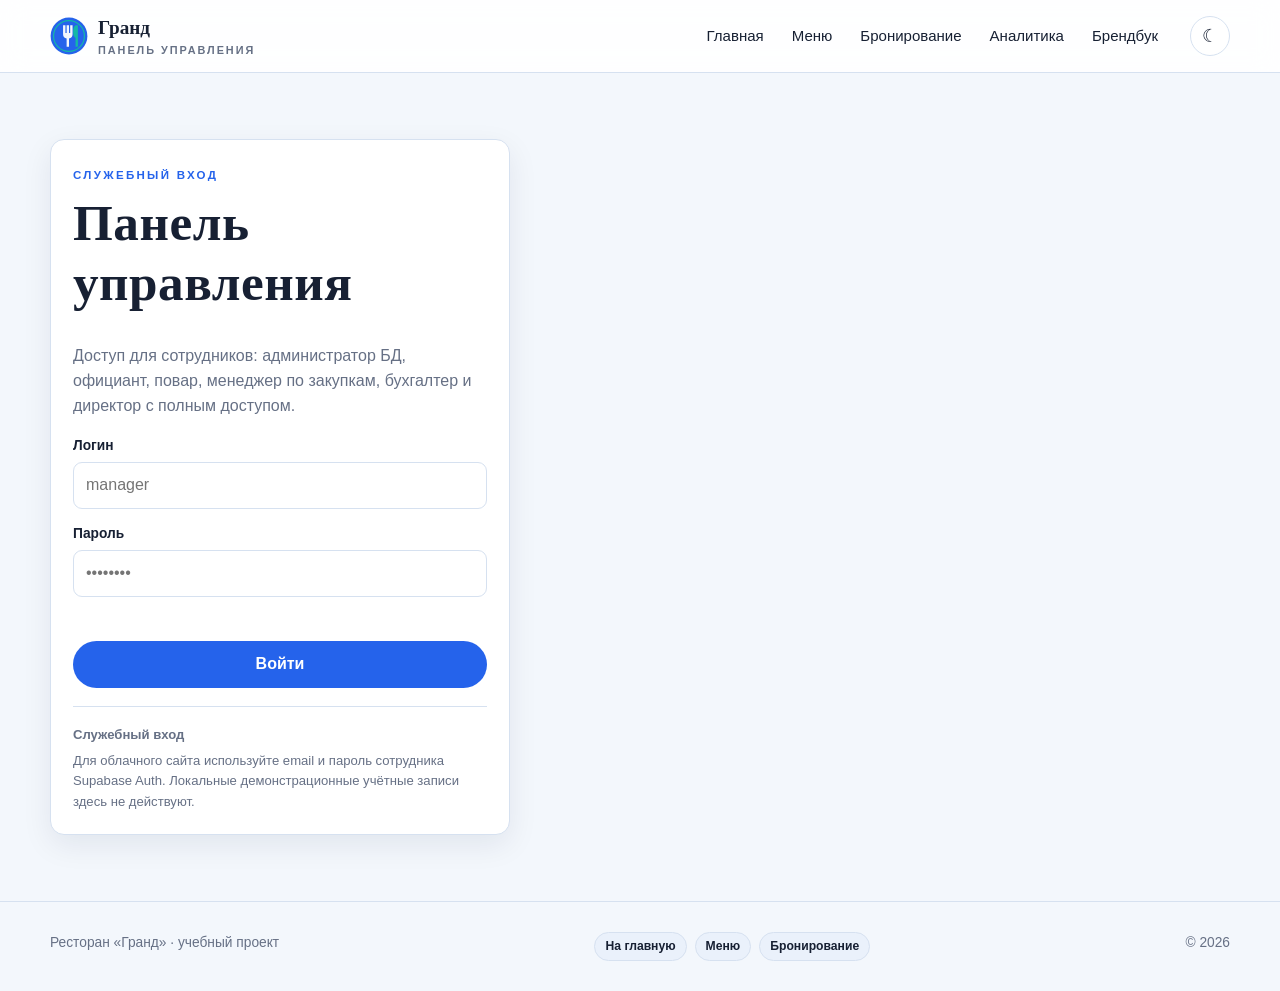
<file: reports.html>
<!DOCTYPE html>
<html lang="ru">
<head>
  <meta charset="utf-8">
  <meta name="viewport" content="width=device-width, initial-scale=1">
  <meta name="description" content="Аналитика и отчёты ресторана «Гранд».">
  <title>Аналитика — Гранд</title>
  <link rel="icon" href="img/logo.svg?v=20261124-blue" type="image/svg+xml">
  <link rel="stylesheet" href="css/site.css?v=20261124-blue">
</head>
<body>
<a class="skip-link" href="#main">К содержимому</a>

<header class="site-header">
  <div class="container header-inner">
    <a class="brand" href="index.html">
      <img src="img/logo.svg?v=20261124-blue" alt="">
      <span>Гранд<small>аналитика</small></span>
    </a>
    <nav class="site-nav" aria-label="Основная навигация">
      <a href="admin.html">Панель</a>
      <a href="operations.html">Операции</a>
      <a href="reports.html" aria-current="page">Отчёты</a>
      <a href="menu.html">Меню сайта</a>
      <a href="menu.html#reserve">Бронирование</a>
      <a href="brandbook.html">Брендбук</a>
    </nav>
    <div class="header-actions">
      <span class="badge" id="userBadge">—</span>
      <button class="icon-btn" id="themeToggle" type="button" aria-label="Переключить тему">☾</button>
      <button class="btn small secondary" id="logoutBtn" type="button">Выйти</button>
    </div>
  </div>
</header>

<main id="main" class="section compact">
  <div class="container">
    <div class="spread">
      <div>
        <span class="eyebrow">Dashboard</span>
        <h1>Аналитика ресторана</h1>
        <p class="muted mb-0">Выручка, популярные блюда, загрузка зала и эффективность сотрудников.</p>
      </div>
      <div class="row">
        <a class="btn secondary small" href="admin.html">В панель</a>
        <button class="btn small" id="refreshBtn" type="button">Обновить</button>
      </div>
    </div>

    <div class="card flat">
      <div class="filters">
        <div class="field"><label for="dateFrom">С даты</label><input id="dateFrom" type="date"></div>
        <div class="field"><label for="dateTo">По дату</label><input id="dateTo" type="date"></div>
        <div class="field"><label>&nbsp;</label><button class="btn" id="applyBtn" type="button">Применить</button></div>
        <div class="field"><label>Быстрый выбор</label>
          <div class="row">
            <button class="btn small secondary" type="button" data-days="7">7 дней</button>
            <button class="btn small secondary" type="button" data-days="30">30 дней</button>
            <button class="btn small secondary" type="button" data-days="90">90 дней</button>
          </div>
        </div>
        <div class="field"><label>Экспорт</label>
          <div class="row">
            <button class="btn small secondary" type="button" data-export="revenue">Выручка</button>
            <button class="btn small secondary" type="button" data-export="popular-dishes">Блюда</button>
            <button class="btn small secondary" type="button" data-export="waiters">Официанты</button>
            <button class="btn small secondary" type="button" data-export="table-load">Столики</button>
            <button class="btn small secondary" type="button" data-export="hourly">Часы</button>
          </div>
        </div>
      </div>
      <div class="error-text" id="reportsError"></div>
      <div class="kpi-grid">
        <div class="kpi"><div class="label">Выручка</div><div class="value primary" id="kpiRevenue">—</div></div>
        <div class="kpi"><div class="label">Заказов</div><div class="value" id="kpiOrders">—</div></div>
        <div class="kpi"><div class="label">Средний чек</div><div class="value" id="kpiAvgCheck">—</div></div>
        <div class="kpi"><div class="label">Бронирований</div><div class="value" id="kpiReservations">—</div></div>
        <div class="kpi"><div class="label">Активных заказов</div><div class="value" id="kpiActive">—</div></div>
      </div>
    </div>

    <div class="grid cols-2">
      <div class="card">
        <h3>Выручка по дням</h3>
        <div class="chart-box"><canvas id="revenueChart" aria-label="График выручки по дням" role="img"></canvas></div>
      </div>
      <div class="card">
        <h3>Топ блюд по количеству</h3>
        <div class="chart-box"><canvas id="dishesChart" aria-label="График популярных блюд" role="img"></canvas></div>
      </div>
      <div class="card">
        <h3>Нагрузка по часам</h3>
        <div class="chart-box"><canvas id="hourlyChart" aria-label="График нагрузки по часам" role="img"></canvas></div>
      </div>
      <div class="card">
        <h3>Статусы заказов</h3>
        <div class="chart-box"><canvas id="statusChart" aria-label="Диаграмма статусов заказов" role="img"></canvas></div>
      </div>
    </div>

    <div class="grid cols-2">
      <div class="card">
        <h3>Эффективность официантов</h3>
        <div class="table-wrap">
          <table><thead><tr><th>Сотрудник</th><th>Заказов</th><th>Выручка</th><th>Средний чек</th></tr></thead>
            <tbody id="waitersBody"><tr><td colspan="4" class="muted">Загрузка…</td></tr></tbody></table>
        </div>
      </div>
      <div class="card">
        <h3>Загрузка столиков</h3>
        <div class="table-wrap">
          <table><thead><tr><th>Столик</th><th>Зал</th><th>Заказов</th><th>Выручка</th></tr></thead>
            <tbody id="tablesBody"><tr><td colspan="4" class="muted">Загрузка…</td></tr></tbody></table>
        </div>
      </div>
    </div>
  </div>
</main>

<footer class="footer">
  <div class="container footer-grid">
    <div>Ресторан «Гранд» · отчётность</div>
    <div class="pill-list"><a class="badge" href="admin.html">Панель</a><a class="badge" href="menu.html">Публичное меню</a><a class="badge" href="menu.html#reserve">Бронирование</a></div>
    <div class="small">© 2026 · Учебный проект</div>
  </div>
</footer>

<script src="js/supabase-api.js?v=20261124-cloud2"></script>
<script src="js/api.js?v=20261124-cloud2"></script>
<script src="lib/chart.umd.min.js"></script>
<script src="js/reports.js?v=20261124-cloud2"></script>
</body>
</html>
</file>
<file: css/site.css>
:root {
  --primary: #2563eb;
  --primary-strong: #1d4ed8;
  --accent: #14b8a6;
  --accent-soft: #ccfbf1;
  --bg: #f3f7fc;
  --surface: #ffffff;
  --surface-2: #eaf1fb;
  --text: #172033;
  --muted: #667085;
  --border: #d6e1f0;
  --success: #16a34a;
  --warning: #d97706;
  --danger: #6d5bd0;
  --info: #0ea5e9;
  --radius: 14px;
  --radius-sm: 9px;
  --shadow: 0 10px 30px rgba(15, 31, 61, 0.08);
  --shadow-lg: 0 22px 60px rgba(15, 31, 61, 0.16);
  --font-body: "Segoe UI", Arial, sans-serif;
  --font-head: Georgia, "Times New Roman", serif;
  --container: 1180px;
}

[data-theme="dark"] {
  --primary: #60a5fa;
  --primary-strong: #93c5fd;
  --accent: #2dd4bf;
  --accent-soft: #253b4c;
  --bg: #0b1220;
  --surface: #111c2d;
  --surface-2: #1b2a40;
  --text: #f1f5f9;
  --muted: #a8b6ca;
  --border: #30445e;
  --success: #4ade80;
  --warning: #fbbf24;
  --danger: #c4b5fd;
  --info: #93c5fd;
  --shadow: 0 10px 30px rgba(0, 0, 0, 0.35);
  --shadow-lg: 0 22px 60px rgba(0, 0, 0, 0.5);
}

* { box-sizing: border-box; }

html { scroll-behavior: smooth; }

body {
  margin: 0;
  font-family: var(--font-body);
  background: var(--bg);
  color: var(--text);
  line-height: 1.55;
  -webkit-font-smoothing: antialiased;
}

a { color: var(--primary); text-decoration: none; }
a:hover { text-decoration: underline; }

h1, h2, h3, h4 {
  font-family: var(--font-head);
  line-height: 1.18;
  margin: 0 0 0.6em;
  letter-spacing: 0.01em;
}

h1 { font-size: clamp(2rem, 4vw, 3.4rem); }
h2 { font-size: clamp(1.5rem, 2.6vw, 2.2rem); }
h3 { font-size: clamp(1.15rem, 2vw, 1.45rem); }

p { margin: 0 0 1em; }

img { max-width: 100%; display: block; }

.container { width: min(var(--container), calc(100% - 32px)); margin: 0 auto; }

.skip-link {
  position: absolute;
  left: -999px;
  top: 0;
  background: var(--primary);
  color: #fff;
  padding: 10px 16px;
  z-index: 100;
}
.skip-link:focus { left: 12px; top: 12px; }

/* ---------- Header ---------- */
.site-header {
  position: sticky;
  top: 0;
  z-index: 40;
  background: color-mix(in srgb, var(--surface) 88%, transparent);
  backdrop-filter: blur(14px);
  border-bottom: 1px solid var(--border);
}
.header-inner {
  display: flex;
  align-items: center;
  gap: 20px;
  min-height: 72px;
}
.brand {
  display: flex;
  align-items: center;
  gap: 10px;
  color: var(--text);
  font-family: var(--font-head);
  font-size: 1.2rem;
  font-weight: 700;
  white-space: nowrap;
}
.brand:hover { text-decoration: none; }
.brand img { width: 38px; height: 38px; }
.brand small {
  display: block;
  font-family: var(--font-body);
  font-size: 0.68rem;
  letter-spacing: 0.18em;
  text-transform: uppercase;
  color: var(--muted);
  font-weight: 600;
}
.site-nav {
  display: flex;
  align-items: center;
  gap: 4px;
  margin-left: auto;
  flex-wrap: wrap;
}
.site-nav a, .site-nav button.nav-link {
  color: var(--text);
  padding: 8px 12px;
  border-radius: 999px;
  font-size: 0.94rem;
  border: 0;
  background: transparent;
  cursor: pointer;
  font-family: inherit;
}
.site-nav a:hover, .site-nav button.nav-link:hover,
.site-nav a[aria-current="page"] {
  background: var(--surface-2);
  text-decoration: none;
}
.header-actions { display: flex; align-items: center; gap: 8px; }

/* ---------- Buttons ---------- */
.btn {
  display: inline-flex;
  align-items: center;
  justify-content: center;
  gap: 8px;
  border: 1px solid transparent;
  border-radius: 999px;
  padding: 10px 18px;
  font: inherit;
  font-weight: 600;
  cursor: pointer;
  background: var(--primary);
  color: #fff;
  transition: transform 0.12s ease, background 0.12s ease, box-shadow 0.12s ease;
  text-decoration: none;
  white-space: nowrap;
}
.btn:hover { background: var(--primary-strong); text-decoration: none; transform: translateY(-1px); }
.btn:active { transform: translateY(0); }
.btn:focus-visible { outline: 3px solid var(--accent); outline-offset: 2px; }
.btn.secondary { background: var(--surface); color: var(--text); border-color: var(--border); }
.btn.secondary:hover { background: var(--surface-2); }
.btn.ghost { background: transparent; color: var(--text); border-color: transparent; }
.btn.ghost:hover { background: var(--surface-2); }
.btn.accent { background: var(--accent); color: #09233c; }
.btn.accent:hover { background: #0f9689; }
.btn.danger { background: var(--danger); }
.btn.danger:hover { background: #5b21b6; }
.btn.small { padding: 7px 12px; font-size: 0.86rem; }
.btn.block { width: 100%; }
.btn[disabled] { opacity: 0.55; cursor: not-allowed; transform: none; }

.icon-btn {
  width: 40px;
  height: 40px;
  display: inline-grid;
  place-items: center;
  border-radius: 50%;
  border: 1px solid var(--border);
  background: var(--surface);
  color: var(--text);
  cursor: pointer;
  font-size: 1.1rem;
}
.icon-btn:hover { background: var(--surface-2); }

/* ---------- Layout ---------- */
.section { padding: clamp(40px, 7vw, 84px) 0; }
.section.compact { padding: 28px 0; }
.section-head {
  display: flex;
  justify-content: space-between;
  align-items: end;
  gap: 18px;
  flex-wrap: wrap;
  margin-bottom: 24px;
}
.section-head p { color: var(--muted); margin: 0; max-width: 62ch; }
.eyebrow {
  display: inline-block;
  font-size: 0.72rem;
  letter-spacing: 0.2em;
  text-transform: uppercase;
  color: var(--primary);
  font-weight: 700;
  margin-bottom: 8px;
}
.grid { display: grid; gap: 20px; }
.grid.cols-2 { grid-template-columns: repeat(2, minmax(0, 1fr)); }
.grid.cols-3 { grid-template-columns: repeat(3, minmax(0, 1fr)); }
.grid.cols-4 { grid-template-columns: repeat(4, minmax(0, 1fr)); }
.grid.auto { grid-template-columns: repeat(auto-fill, minmax(250px, 1fr)); }
.stack { display: grid; gap: 14px; }
.row { display: flex; gap: 12px; align-items: center; flex-wrap: wrap; }
.spread { display: flex; justify-content: space-between; gap: 12px; align-items: center; }
.muted { color: var(--muted); }
.small { font-size: 0.86rem; }
.mt-0 { margin-top: 0; }
.mt { margin-top: 16px; }
.mb-0 { margin-bottom: 0; }

.card {
  background: var(--surface);
  border: 1px solid var(--border);
  border-radius: var(--radius);
  padding: 22px;
  box-shadow: var(--shadow);
}
.card.flat { box-shadow: none; }
.card.hero {
  background:
    radial-gradient(circle at 85% 15%, rgba(20, 184, 166, 0.24), transparent 42%),
    linear-gradient(135deg, var(--surface), var(--surface-2));
}

/* ---------- Hero ---------- */
.hero {
  padding: clamp(54px, 9vw, 110px) 0 clamp(40px, 7vw, 80px);
  position: relative;
  overflow: hidden;
}
.hero::after {
  content: "";
  position: absolute;
  right: -180px;
  top: -160px;
  width: 520px;
  height: 520px;
  border-radius: 50%;
  background: radial-gradient(circle, rgba(20, 184, 166, 0.18), transparent 68%);
  pointer-events: none;
}
.hero-grid {
  display: grid;
  grid-template-columns: 1.15fr 0.85fr;
  gap: clamp(24px, 5vw, 56px);
  align-items: center;
}
.hero h1 span { color: var(--primary); }
.hero-lead { font-size: clamp(1.02rem, 1.5vw, 1.18rem); color: var(--muted); max-width: 58ch; }
.hero-actions { display: flex; gap: 12px; flex-wrap: wrap; margin-top: 22px; }
.hero-note { display: flex; gap: 18px; flex-wrap: wrap; margin-top: 26px; color: var(--muted); font-size: 0.9rem; }
.hero-note strong { display: block; color: var(--text); font-size: 1.2rem; font-family: var(--font-head); }
.hero-art {
  min-height: 340px;
  border-radius: 28px;
  background:
    linear-gradient(160deg, rgba(37, 99, 235, 0.92), rgba(15, 31, 61, 0.96)),
    var(--primary);
  color: #fff;
  padding: 30px;
  display: grid;
  align-content: space-between;
  box-shadow: var(--shadow-lg);
  position: relative;
  overflow: hidden;
}
.hero-art::before {
  content: "";
  position: absolute;
  inset: 18px;
  border: 1px solid rgba(255, 255, 255, 0.24);
  border-radius: 20px;
}
.hero-art::after {
  content: "★";
  position: absolute;
  right: -30px;
  bottom: -70px;
  font-size: 15rem;
  color: rgba(20, 184, 166, 0.18);
}
.hero-art h3 { color: #fff; font-size: 1.6rem; margin-bottom: 6px; }
.hero-art p { color: rgba(255, 255, 255, 0.78); margin: 0; }
.hero-art .badge { background: rgba(255, 255, 255, 0.14); color: #fff; border-color: rgba(255, 255, 255, 0.25); }

/* ---------- Badges ---------- */
.badge {
  display: inline-flex;
  align-items: center;
  gap: 6px;
  padding: 4px 10px;
  border-radius: 999px;
  font-size: 0.76rem;
  font-weight: 700;
  border: 1px solid var(--border);
  background: var(--surface-2);
  color: var(--text);
  white-space: nowrap;
}
.badge.success { background: color-mix(in srgb, var(--success) 14%, transparent); color: var(--success); border-color: transparent; }
.badge.warning { background: color-mix(in srgb, var(--warning) 16%, transparent); color: var(--warning); border-color: transparent; }
.badge.danger { background: color-mix(in srgb, var(--danger) 14%, transparent); color: var(--danger); border-color: transparent; }
.badge.info { background: color-mix(in srgb, var(--info) 14%, transparent); color: var(--info); border-color: transparent; }
.badge.accent { background: var(--accent-soft); color: var(--text); border-color: transparent; }

/* ---------- Forms ---------- */
.field { display: grid; gap: 6px; }
.field label { font-size: 0.86rem; font-weight: 600; color: var(--text); }
input, select, textarea {
  width: 100%;
  font: inherit;
  color: var(--text);
  background: var(--surface);
  border: 1px solid var(--border);
  border-radius: var(--radius-sm);
  padding: 10px 12px;
  transition: border-color 0.12s ease, box-shadow 0.12s ease;
}
input:focus, select:focus, textarea:focus {
  outline: none;
  border-color: var(--primary);
  box-shadow: 0 0 0 3px color-mix(in srgb, var(--primary) 18%, transparent);
}
textarea { min-height: 90px; resize: vertical; }
.form-grid { display: grid; grid-template-columns: repeat(2, minmax(0, 1fr)); gap: 14px; }
.form-grid .full { grid-column: 1 / -1; }
.hint { font-size: 0.78rem; color: var(--muted); }
.error-text { color: var(--danger); font-size: 0.84rem; min-height: 1.2em; }

/* ---------- Menu / cards ---------- */
.filters {
  display: flex;
  gap: 10px;
  flex-wrap: wrap;
  align-items: center;
  margin-bottom: 20px;
}
.chips { display: flex; gap: 8px; flex-wrap: wrap; }
.chip {
  border: 1px solid var(--border);
  background: var(--surface);
  color: var(--text);
  border-radius: 999px;
  padding: 7px 14px;
  cursor: pointer;
  font: inherit;
  font-size: 0.88rem;
}
.chip:hover { border-color: var(--primary); }
.chip.active { background: var(--primary); color: #fff; border-color: var(--primary); }
.search { position: relative; flex: 1; min-width: 220px; }
.search input { padding-left: 38px; }
.search::before { content: "⌕"; position: absolute; left: 13px; top: 8px; color: var(--muted); font-size: 1.2rem; }

.dish-card {
  display: grid;
  grid-template-rows: auto 1fr auto;
  gap: 10px;
  background: var(--surface);
  border: 1px solid var(--border);
  border-radius: var(--radius);
  padding: 18px;
  transition: transform 0.15s ease, box-shadow 0.15s ease;
}
.dish-card:hover { transform: translateY(-3px); box-shadow: var(--shadow); }
.dish-card h3 { margin: 0; font-size: 1.16rem; }
.dish-card .desc { color: var(--muted); font-size: 0.88rem; margin: 0; }
.dish-card .price { font-family: var(--font-head); font-size: 1.35rem; color: var(--primary); font-weight: 700; }
.dish-card .meta { font-size: 0.78rem; color: var(--muted); }

.cart {
  position: sticky;
  top: 92px;
  display: grid;
  gap: 14px;
}
.cart-items { display: grid; gap: 10px; max-height: 320px; overflow: auto; }
.cart-item { display: grid; grid-template-columns: 1fr auto; gap: 8px; align-items: center; padding-bottom: 10px; border-bottom: 1px dashed var(--border); }
.cart-item:last-child { border-bottom: 0; padding-bottom: 0; }
.qty { display: inline-flex; align-items: center; border: 1px solid var(--border); border-radius: 999px; overflow: hidden; }
.qty button { border: 0; background: var(--surface-2); width: 30px; height: 30px; cursor: pointer; font-size: 1rem; color: var(--text); }
.qty span { min-width: 32px; text-align: center; font-size: 0.9rem; }
.cart-total { display: flex; justify-content: space-between; font-weight: 700; font-size: 1.1rem; }

/* ---------- Tables ---------- */
.table-wrap { overflow-x: auto; border: 1px solid var(--border); border-radius: var(--radius); background: var(--surface); }
table { width: 100%; border-collapse: collapse; font-size: 0.9rem; }
th, td { text-align: left; padding: 11px 13px; border-bottom: 1px solid var(--border); vertical-align: middle; }
th { background: var(--surface-2); font-size: 0.76rem; text-transform: uppercase; letter-spacing: 0.06em; color: var(--muted); }
tr:last-child td { border-bottom: 0; }
tbody tr:hover { background: color-mix(in srgb, var(--accent) 6%, transparent); }
td.actions { white-space: nowrap; }
td.actions .btn { padding: 5px 9px; font-size: 0.78rem; }

/* ---------- Tabs ---------- */
.tabs {
  display: flex;
  gap: 6px;
  flex-wrap: wrap;
  border-bottom: 1px solid var(--border);
  margin-bottom: 20px;
}
.tab {
  border: 0;
  background: transparent;
  color: var(--muted);
  padding: 10px 14px;
  font: inherit;
  font-weight: 600;
  cursor: pointer;
  border-bottom: 2px solid transparent;
  margin-bottom: -1px;
}
.tab:hover { color: var(--text); }
.tab.active { color: var(--primary); border-bottom-color: var(--primary); }
.tab-panel { display: none; }
.tab-panel.active { display: block; animation: fade 0.18s ease; }

/* ---------- KPI ---------- */
.kpi-grid { display: grid; grid-template-columns: repeat(auto-fit, minmax(170px, 1fr)); gap: 14px; }
.kpi {
  background: var(--surface);
  border: 1px solid var(--border);
  border-radius: var(--radius);
  padding: 18px;
}
.kpi .label { font-size: 0.78rem; text-transform: uppercase; letter-spacing: 0.08em; color: var(--muted); }
.kpi .value { font-family: var(--font-head); font-size: clamp(1.5rem, 2.4vw, 2.1rem); font-weight: 700; color: var(--text); margin-top: 4px; }
.kpi .value.primary { color: var(--primary); }

/* ---------- Modal / toast ---------- */
.modal-backdrop {
  position: fixed;
  inset: 0;
  background: rgba(8, 18, 35, 0.55);
  display: none;
  align-items: center;
  justify-content: center;
  padding: 18px;
  z-index: 80;
}
.modal-backdrop.open { display: flex; animation: fade 0.15s ease; }
.modal {
  width: min(680px, 100%);
  max-height: min(88vh, 900px);
  overflow: auto;
  background: var(--surface);
  border-radius: var(--radius);
  border: 1px solid var(--border);
  box-shadow: var(--shadow-lg);
  padding: 24px;
}
.modal.wide { width: min(920px, 100%); }
.modal-head { display: flex; justify-content: space-between; gap: 12px; align-items: start; margin-bottom: 18px; }
.modal-head h2 { margin: 0; font-size: 1.5rem; }

.toast-stack { position: fixed; right: 18px; bottom: 18px; display: grid; gap: 10px; z-index: 120; max-width: min(380px, calc(100% - 36px)); }
.toast {
  background: var(--surface);
  border: 1px solid var(--border);
  border-left: 4px solid var(--info);
  border-radius: var(--radius-sm);
  padding: 12px 14px;
  box-shadow: var(--shadow-lg);
  font-size: 0.9rem;
  animation: slide-in 0.2s ease;
}
.toast.success { border-left-color: var(--success); }
.toast.error { border-left-color: var(--danger); }
.toast.warning { border-left-color: var(--warning); }

/* ---------- Misc ---------- */
.empty { text-align: center; padding: 34px 18px; color: var(--muted); }
.empty strong { display: block; color: var(--text); font-family: var(--font-head); font-size: 1.2rem; margin-bottom: 4px; }
.skeleton { min-height: 90px; border-radius: var(--radius); background: linear-gradient(90deg, var(--surface-2), var(--surface), var(--surface-2)); background-size: 200% 100%; animation: shimmer 1.2s infinite; }
.notice { border: 1px solid var(--border); background: var(--surface-2); border-radius: var(--radius-sm); padding: 12px 14px; font-size: 0.88rem; }
.notice.warning { border-color: color-mix(in srgb, var(--warning) 45%, var(--border)); }
.deployment-notice { margin-top: 16px; }
.footer { border-top: 1px solid var(--border); padding: 30px 0; color: var(--muted); font-size: 0.86rem; }
.footer-grid { display: flex; justify-content: space-between; gap: 18px; flex-wrap: wrap; }
.login-wrap { min-height: calc(100vh - 72px); display: grid; place-items: center; padding: 36px 0; }
.login-card { width: min(460px, 100%); }
.pill-list { display: flex; gap: 8px; flex-wrap: wrap; }
.demo-accounts { display: grid; gap: 6px; font-size: 0.82rem; color: var(--muted); }
.demo-accounts code { background: var(--surface-2); padding: 2px 6px; border-radius: 6px; color: var(--text); }

.swatch-grid { display: grid; grid-template-columns: repeat(auto-fit, minmax(140px, 1fr)); gap: 12px; }
.swatch { border: 1px solid var(--border); border-radius: var(--radius-sm); overflow: hidden; background: var(--surface); }
.swatch .color { height: 74px; }
.swatch .meta { padding: 10px 12px; font-size: 0.82rem; }
.type-sample { border-bottom: 1px dashed var(--border); padding: 12px 0; }
.type-sample:last-child { border-bottom: 0; }
.type-sample .label { font-size: 0.76rem; text-transform: uppercase; letter-spacing: 0.08em; color: var(--muted); }

.chart-box { position: relative; min-height: 300px; }
.chart-box canvas { width: 100% !important; height: 300px !important; }

.hotkeys { display: grid; gap: 8px; }
.hotkey-row { display: flex; justify-content: space-between; gap: 12px; padding: 8px 0; border-bottom: 1px dashed var(--border); font-size: 0.9rem; }
.hotkey-row:last-child { border-bottom: 0; }
kbd {
  font-family: var(--font-body);
  font-size: 0.78rem;
  background: var(--surface-2);
  border: 1px solid var(--border);
  border-bottom-width: 2px;
  border-radius: 6px;
  padding: 2px 7px;
  white-space: nowrap;
}

/* ---------- Animations ---------- */
@keyframes fade { from { opacity: 0; } to { opacity: 1; } }
@keyframes slide-in { from { opacity: 0; transform: translateY(8px); } to { opacity: 1; transform: translateY(0); } }
@keyframes shimmer { from { background-position: 200% 0; } to { background-position: -200% 0; } }

/* ---------- Responsive: tablet ---------- */
@media (max-width: 1024px) {
  .hero-grid { grid-template-columns: 1fr; }
  .hero-art { min-height: 260px; }
  .grid.cols-4 { grid-template-columns: repeat(2, minmax(0, 1fr)); }
  .grid.cols-3 { grid-template-columns: repeat(2, minmax(0, 1fr)); }
  .cart { position: static; }
}

/* ---------- Responsive: mobile ---------- */
@media (max-width: 640px) {
  .header-inner { min-height: 62px; gap: 10px; }
  .brand span { font-size: 1rem; }
  .brand small { display: none; }
  .site-nav { order: 3; width: 100%; justify-content: flex-start; overflow-x: auto; padding-bottom: 6px; }
  .site-nav a { padding: 6px 9px; font-size: 0.85rem; }
  .header-actions { margin-left: auto; }
  .grid.cols-2, .grid.cols-3, .grid.cols-4 { grid-template-columns: 1fr; }
  .form-grid { grid-template-columns: 1fr; }
  .section { padding: 34px 0; }
  .card { padding: 18px; }
  .modal { padding: 18px; }
  .hero-actions .btn { width: 100%; }
  .filters { align-items: stretch; }
  .search { min-width: 100%; }
  .toast-stack { left: 12px; right: 12px; bottom: 12px; max-width: none; }
  th, td { padding: 9px 10px; }
}

@media (prefers-reduced-motion: reduce) {
  *, *::before, *::after { animation-duration: 0.001ms !important; transition-duration: 0.001ms !important; }
  html { scroll-behavior: auto; }
}

/* ---------- Landing CTA ---------- */
.gap-0 { gap: 0 !important; }
.card-cta { padding: 0; overflow: hidden; }
.cta-pane { padding: clamp(24px, 5vw, 48px); }
.cta-art {
  background: linear-gradient(140deg, #2563eb, #081c3a);
  color: #fff;
  padding: clamp(24px, 5vw, 48px);
  display: grid;
  align-content: center;
}
.cta-art .eyebrow { color: #2dd4bf; }
.hours-line { font-size: 1.25rem; margin-bottom: 4px; }
.hours-line:last-child { margin-bottom: 0; }
.eyebrow-accent { color: #2dd4bf; }

.divider { border: 0; border-top: 1px solid var(--border); margin: 18px 0; }

/* ---------- Admin pickers ---------- */
.pick-list { display: grid; gap: 8px; max-height: 280px; overflow: auto; padding-right: 4px; }
.pick-row {
  display: flex;
  justify-content: space-between;
  gap: 12px;
  align-items: center;
  padding: 8px 10px;
  border: 1px solid var(--border);
  border-radius: var(--radius-sm);
  background: var(--surface);
}
.pick-row .qty input { width: 64px; border: 0; background: transparent; text-align: center; }
.pick-row .qty { background: var(--surface-2); }
.table-card { display: grid; gap: 10px; }
.table-card .table-no { font-family: var(--font-head); font-size: 1.35rem; font-weight: 700; }
.table-card .row .btn { flex: 1; }

/* ---------- Brandbook ---------- */
.logo-preview {
  display: grid;
  place-items: center;
  gap: 12px;
  min-height: 210px;
  padding: 24px;
  border: 1px solid var(--border);
  border-radius: var(--radius);
  background: var(--surface-2);
  text-align: center;
}
.logo-preview.dark { background: #0b1220; border-color: #30445e; color: #f1f5f9; }
.logo-preview img { width: 76px; height: 76px; }
.logo-preview.dark img { filter: brightness(0) invert(1); }
.logo-preview strong { font-family: var(--font-head); font-size: 1.3rem; }
.logo-preview span { color: var(--muted); font-size: 0.85rem; }
.logo-preview.dark span { color: #a8b6ca; }
.swatch .meta code { color: var(--muted); font-size: 0.75rem; }
.color-primary { background: #2563eb; }
.color-primary-strong { background: #1d4ed8; }
.color-accent { background: #14b8a6; }
.color-accent-soft { background: #ccfbf1; }
.color-bg { background: var(--bg); }
.color-surface { background: var(--surface); }
.color-surface-2 { background: var(--surface-2); }
.color-text { background: var(--text); }
.color-muted { background: var(--muted); }
.color-border { background: var(--border); }
.color-success { background: #16a34a; }
.color-warning { background: #d97706; }
.color-danger { background: #6d5bd0; }
.color-info { background: #0ea5e9; }
.token-list { display: grid; gap: 2px; }
.token-row { display: flex; justify-content: space-between; gap: 16px; padding: 10px 0; border-bottom: 1px dashed var(--border); font-size: 0.9rem; }
.token-row:last-child { border-bottom: 0; }
.token-row code { background: var(--surface-2); padding: 2px 6px; border-radius: 6px; }
</file>
